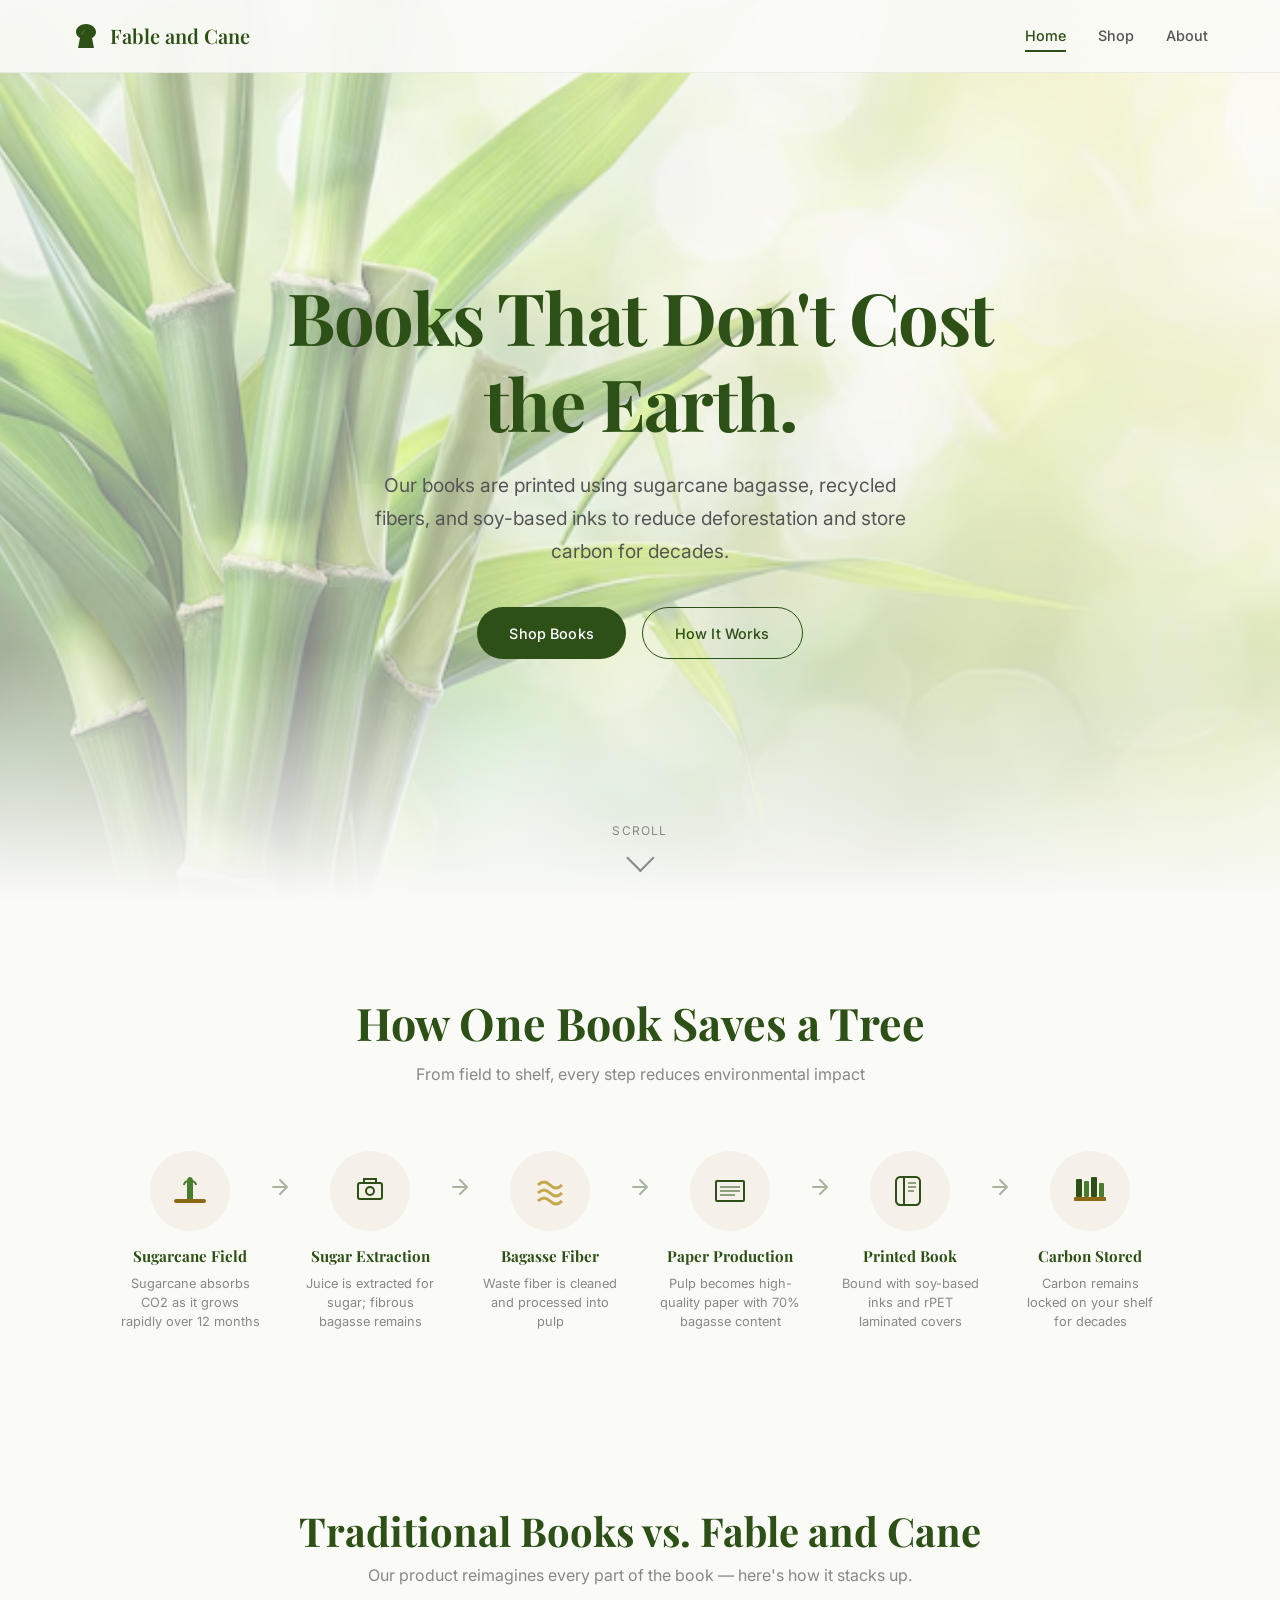
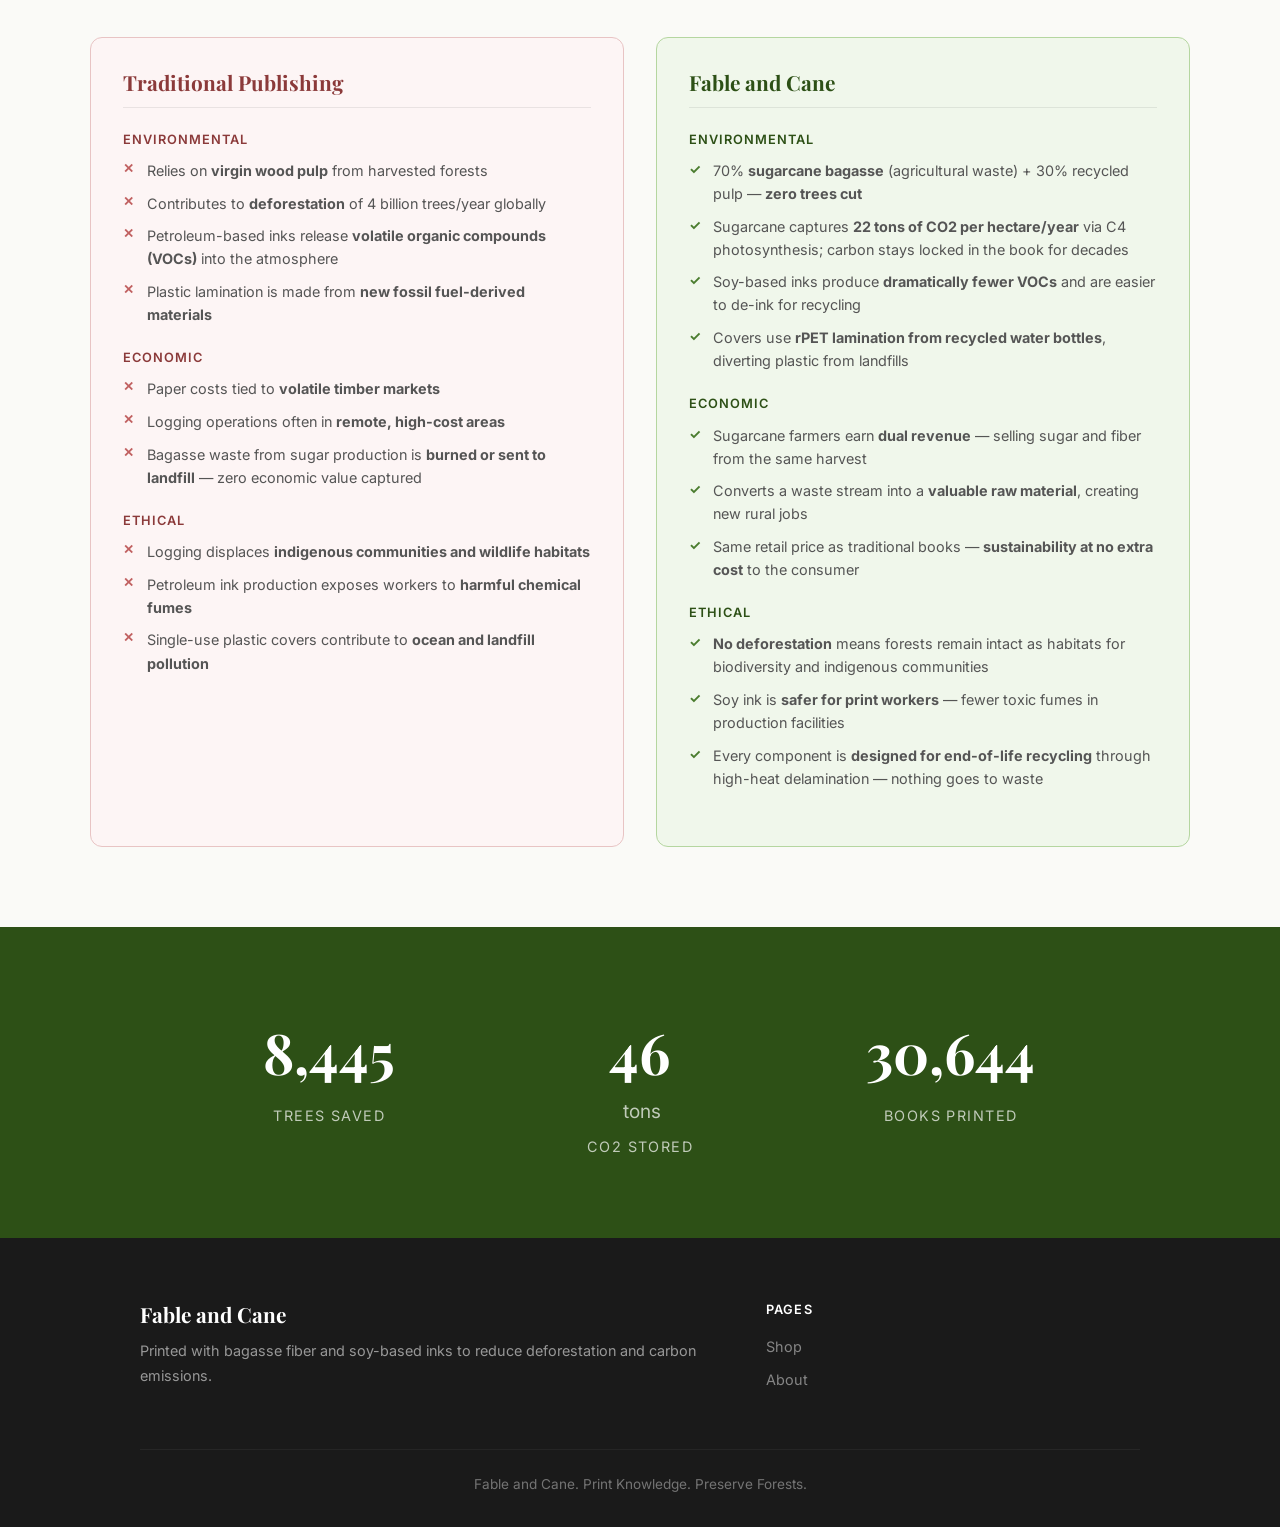
<file: index.html>
<!DOCTYPE html>
<html lang="en">
<head>
    <meta charset="UTF-8">
    <meta name="viewport" content="width=device-width, initial-scale=1.0">
    <title>Fable and Cane - Books That Grow Back</title>
    <link rel="stylesheet" href="css/style.css">
    <link rel="preconnect" href="https://fonts.googleapis.com">
    <link rel="preconnect" href="https://fonts.gstatic.com" crossorigin>
    <link href="https://fonts.googleapis.com/css2?family=Playfair+Display:wght@400;600;700&family=Inter:wght@300;400;500;600&display=swap" rel="stylesheet">
</head>
<body>
    <!-- Navigation -->
    <nav class="navbar">
        <div class="nav-container">
            <a href="index.html" class="nav-logo">
                <svg class="logo-icon" width="28" height="28" viewBox="0 0 28 28" fill="none">
                    <path d="M14 2C8 2 4 6 4 10c0 3 2 5 4 6l-2 10h16l-2-10c2-1 4-3 4-6 0-4-4-8-10-8z" fill="#2D5016"/>
                    <path d="M12 8c-2 1-3 3-3 5h2c0-1.5.8-2.8 2-3.5V8z" fill="#4A7C2E" opacity="0.6"/>
                </svg>
                <span>Fable and Cane</span>
            </a>
            <button class="nav-toggle" aria-label="Toggle navigation">
                <span></span><span></span><span></span>
            </button>
            <ul class="nav-links">
                <li><a href="index.html" class="active">Home</a></li>
                <li><a href="shop.html">Shop</a></li>
                <li><a href="about.html">About</a></li>
            </ul>
        </div>
    </nav>

    <!-- Hero Section -->
    <section class="hero">
        <div class="hero-bg"></div>
        <div class="hero-content">
            <h1>Books That Don't Cost the Earth.</h1>
            <p class="hero-subtitle">Our books are printed using sugarcane bagasse, recycled fibers, and soy-based inks to reduce deforestation and store carbon for decades.</p>
            <div class="hero-buttons">
                <a href="shop.html" class="btn btn-primary">Shop Books</a>
                <a href="#comparison" class="btn btn-secondary">How It Works</a>
            </div>
        </div>
        <div class="scroll-indicator">
            <span>Scroll</span>
            <div class="scroll-arrow"></div>
        </div>
    </section>

    <!-- Process Diagram Section -->
    <section class="process-section">
        <h2>How One Book Saves a Tree</h2>
        <p class="section-subtitle">From field to shelf, every step reduces environmental impact</p>
        <div class="process-flow">
            <div class="process-step" data-step="1">
                <div class="process-icon">
                    <svg width="40" height="40" viewBox="0 0 40 40" fill="none">
                        <rect x="4" y="28" width="32" height="4" rx="2" fill="#8B6914"/>
                        <path d="M20 6c-2 0-3 2-3 4v18h6V10c0-2-1-4-3-4z" fill="#4A7C2E"/>
                        <path d="M14 14c0-2 2-4 4-4h4" stroke="#4A7C2E" stroke-width="2"/>
                        <path d="M26 14c0-2-2-4-4-4" stroke="#4A7C2E" stroke-width="2"/>
                    </svg>
                </div>
                <h4>Sugarcane Field</h4>
                <p>Sugarcane absorbs CO2 as it grows rapidly over 12 months</p>
            </div>
            <div class="process-arrow">
                <svg width="24" height="24" viewBox="0 0 24 24" fill="none"><path d="M5 12h14m-7-7l7 7-7 7" stroke="#2D5016" stroke-width="2" stroke-linecap="round" stroke-linejoin="round"/></svg>
            </div>
            <div class="process-step" data-step="2">
                <div class="process-icon">
                    <svg width="40" height="40" viewBox="0 0 40 40" fill="none">
                        <rect x="8" y="12" width="24" height="16" rx="2" stroke="#2D5016" stroke-width="2"/>
                        <path d="M14 12V8h12v4" stroke="#2D5016" stroke-width="2"/>
                        <circle cx="20" cy="20" r="4" stroke="#2D5016" stroke-width="2"/>
                    </svg>
                </div>
                <h4>Sugar Extraction</h4>
                <p>Juice is extracted for sugar; fibrous bagasse remains</p>
            </div>
            <div class="process-arrow">
                <svg width="24" height="24" viewBox="0 0 24 24" fill="none"><path d="M5 12h14m-7-7l7 7-7 7" stroke="#2D5016" stroke-width="2" stroke-linecap="round" stroke-linejoin="round"/></svg>
            </div>
            <div class="process-step" data-step="3">
                <div class="process-icon">
                    <svg width="40" height="40" viewBox="0 0 40 40" fill="none">
                        <path d="M8 14c4-4 8-4 12 0s8 4 12 0" stroke="#C4A84D" stroke-width="3"/>
                        <path d="M8 22c4-4 8-4 12 0s8 4 12 0" stroke="#C4A84D" stroke-width="3"/>
                        <path d="M8 30c4-4 8-4 12 0s8 4 12 0" stroke="#C4A84D" stroke-width="3"/>
                    </svg>
                </div>
                <h4>Bagasse Fiber</h4>
                <p>Waste fiber is cleaned and processed into pulp</p>
            </div>
            <div class="process-arrow">
                <svg width="24" height="24" viewBox="0 0 24 24" fill="none"><path d="M5 12h14m-7-7l7 7-7 7" stroke="#2D5016" stroke-width="2" stroke-linecap="round" stroke-linejoin="round"/></svg>
            </div>
            <div class="process-step" data-step="4">
                <div class="process-icon">
                    <svg width="40" height="40" viewBox="0 0 40 40" fill="none">
                        <rect x="6" y="10" width="28" height="20" rx="1" fill="none" stroke="#2D5016" stroke-width="2"/>
                        <line x1="10" y1="16" x2="30" y2="16" stroke="#2D5016" stroke-width="1"/>
                        <line x1="10" y1="20" x2="30" y2="20" stroke="#2D5016" stroke-width="1"/>
                        <line x1="10" y1="24" x2="25" y2="24" stroke="#2D5016" stroke-width="1"/>
                    </svg>
                </div>
                <h4>Paper Production</h4>
                <p>Pulp becomes high-quality paper with 70% bagasse content</p>
            </div>
            <div class="process-arrow">
                <svg width="24" height="24" viewBox="0 0 24 24" fill="none"><path d="M5 12h14m-7-7l7 7-7 7" stroke="#2D5016" stroke-width="2" stroke-linecap="round" stroke-linejoin="round"/></svg>
            </div>
            <div class="process-step" data-step="5">
                <div class="process-icon">
                    <svg width="40" height="40" viewBox="0 0 40 40" fill="none">
                        <path d="M10 6h16c2 0 4 2 4 4v20c0 2-2 4-4 4H10c-2 0-4-2-4-4V10c0-2 2-4 4-4z" fill="none" stroke="#2D5016" stroke-width="2"/>
                        <path d="M14 6v28" stroke="#2D5016" stroke-width="2"/>
                        <line x1="18" y1="12" x2="26" y2="12" stroke="#2D5016" stroke-width="1"/>
                        <line x1="18" y1="16" x2="26" y2="16" stroke="#2D5016" stroke-width="1"/>
                        <line x1="18" y1="20" x2="24" y2="20" stroke="#2D5016" stroke-width="1"/>
                    </svg>
                </div>
                <h4>Printed Book</h4>
                <p>Bound with soy-based inks and rPET laminated covers</p>
            </div>
            <div class="process-arrow">
                <svg width="24" height="24" viewBox="0 0 24 24" fill="none"><path d="M5 12h14m-7-7l7 7-7 7" stroke="#2D5016" stroke-width="2" stroke-linecap="round" stroke-linejoin="round"/></svg>
            </div>
            <div class="process-step" data-step="6">
                <div class="process-icon">
                    <svg width="40" height="40" viewBox="0 0 40 40" fill="none">
                        <rect x="4" y="26" width="32" height="4" rx="1" fill="#8B6914"/>
                        <rect x="6" y="8" width="6" height="18" rx="1" fill="#2D5016"/>
                        <rect x="14" y="10" width="5" height="16" rx="1" fill="#4A7C2E"/>
                        <rect x="21" y="6" width="6" height="20" rx="1" fill="#2D5016"/>
                        <rect x="29" y="12" width="5" height="14" rx="1" fill="#4A7C2E"/>
                    </svg>
                </div>
                <h4>Carbon Stored</h4>
                <p>Carbon remains locked on your shelf for decades</p>
            </div>
        </div>
    </section>

    <!-- Traditional vs. FiberCane Comparison -->
    <section class="content-section" id="comparison">
        <div class="comparison-container">
            <h2>Traditional Books vs. Fable and Cane</h2>
            <p class="comparison-subtitle">Our product reimagines every part of the book — here's how it stacks up.</p>
            <div class="comparison-grid">
                <div class="comparison-column traditional">
                    <h3>Traditional Publishing</h3>
                    <div class="comparison-item negative">
                        <h4>Environmental</h4>
                        <ul>
                            <li>Relies on <strong>virgin wood pulp</strong> from harvested forests</li>
                            <li>Contributes to <strong>deforestation</strong> of 4 billion trees/year globally</li>
                            <li>Petroleum-based inks release <strong>volatile organic compounds (VOCs)</strong> into the atmosphere</li>
                            <li>Plastic lamination is made from <strong>new fossil fuel-derived materials</strong></li>
                        </ul>
                    </div>
                    <div class="comparison-item negative">
                        <h4>Economic</h4>
                        <ul>
                            <li>Paper costs tied to <strong>volatile timber markets</strong></li>
                            <li>Logging operations often in <strong>remote, high-cost areas</strong></li>
                            <li>Bagasse waste from sugar production is <strong>burned or sent to landfill</strong> — zero economic value captured</li>
                        </ul>
                    </div>
                    <div class="comparison-item negative">
                        <h4>Ethical</h4>
                        <ul>
                            <li>Logging displaces <strong>indigenous communities and wildlife habitats</strong></li>
                            <li>Petroleum ink production exposes workers to <strong>harmful chemical fumes</strong></li>
                            <li>Single-use plastic covers contribute to <strong>ocean and landfill pollution</strong></li>
                        </ul>
                    </div>
                </div>
                <div class="comparison-column fibercane">
                    <h3>Fable and Cane</h3>
                    <div class="comparison-item positive">
                        <h4>Environmental</h4>
                        <ul>
                            <li>70% <strong>sugarcane bagasse</strong> (agricultural waste) + 30% recycled pulp — <strong>zero trees cut</strong></li>
                            <li>Sugarcane captures <strong>22 tons of CO2 per hectare/year</strong> via C4 photosynthesis; carbon stays locked in the book for decades</li>
                            <li>Soy-based inks produce <strong>dramatically fewer VOCs</strong> and are easier to de-ink for recycling</li>
                            <li>Covers use <strong>rPET lamination from recycled water bottles</strong>, diverting plastic from landfills</li>
                        </ul>
                    </div>
                    <div class="comparison-item positive">
                        <h4>Economic</h4>
                        <ul>
                            <li>Sugarcane farmers earn <strong>dual revenue</strong> — selling sugar and fiber from the same harvest</li>
                            <li>Converts a waste stream into a <strong>valuable raw material</strong>, creating new rural jobs</li>
                            <li>Same retail price as traditional books — <strong>sustainability at no extra cost</strong> to the consumer</li>
                        </ul>
                    </div>
                    <div class="comparison-item positive">
                        <h4>Ethical</h4>
                        <ul>
                            <li><strong>No deforestation</strong> means forests remain intact as habitats for biodiversity and indigenous communities</li>
                            <li>Soy ink is <strong>safer for print workers</strong> — fewer toxic fumes in production facilities</li>
                            <li>Every component is <strong>designed for end-of-life recycling</strong> through high-heat delamination — nothing goes to waste</li>
                        </ul>
                    </div>
                </div>
            </div>
        </div>
    </section>

    <!-- Stats Counter Section -->
    <section class="stats-section">
        <div class="stats-grid">
            <div class="stat-item">
                <span class="stat-number" data-target="12400">0</span>
                <span class="stat-label">Trees Saved</span>
            </div>
            <div class="stat-item">
                <span class="stat-number" data-target="67">0</span>
                <span class="stat-suffix">tons</span>
                <span class="stat-label">CO2 Stored</span>
            </div>
            <div class="stat-item">
                <span class="stat-number" data-target="45000">0</span>
                <span class="stat-label">Books Printed</span>
            </div>
        </div>
    </section>

    <!-- Footer -->
    <footer class="footer">
        <div class="footer-container">
            <div class="footer-brand">
                <h3>Fable and Cane</h3>
                <p>Printed with bagasse fiber and soy-based inks to reduce deforestation and carbon emissions.</p>
            </div>
            <div class="footer-links">
                <div class="footer-col">
                    <h4>Pages</h4>
                    <ul>
                        <li><a href="shop.html">Shop</a></li>
                        <li><a href="about.html">About</a></li>
                    </ul>
                </div>
            </div>
        </div>
        <div class="footer-bottom">
            <p>Fable and Cane. Print Knowledge. Preserve Forests.</p>
        </div>
    </footer>

    <script src="js/main.js"></script>
</body>
</html>
</file>
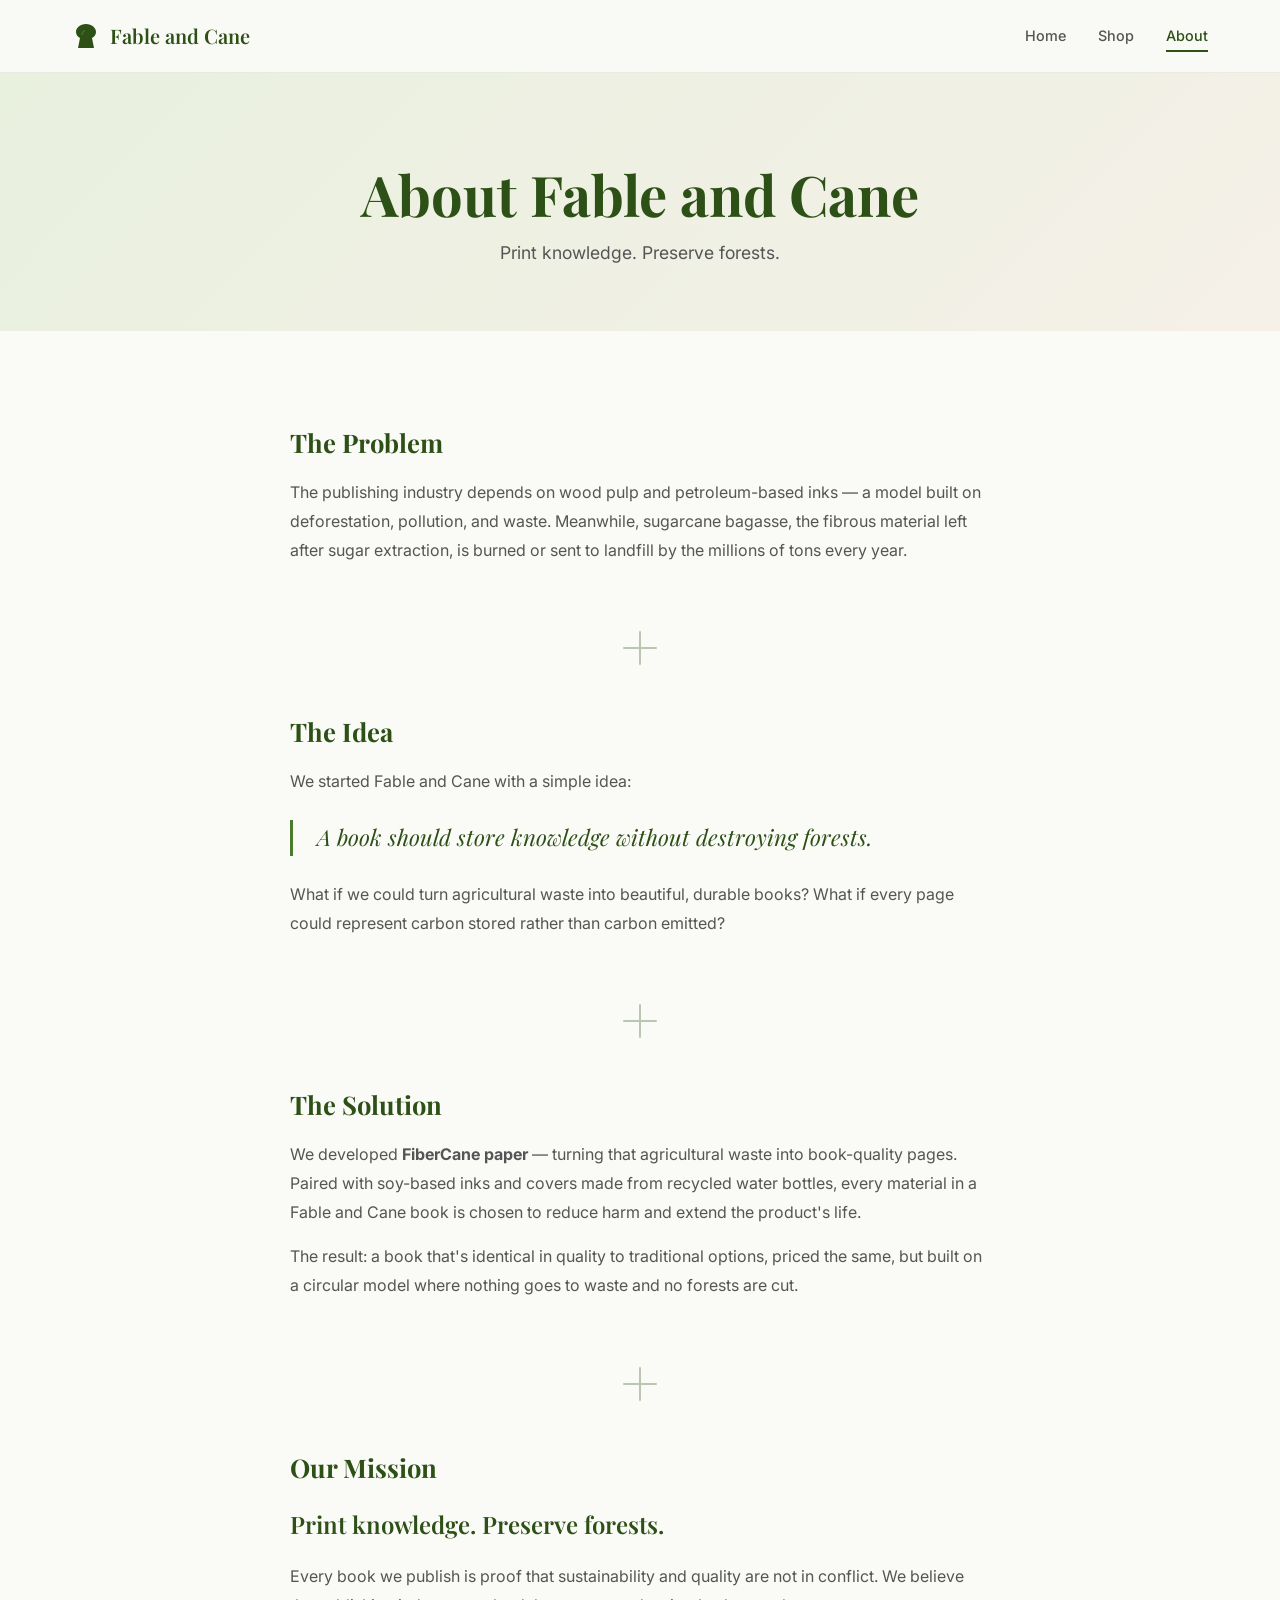
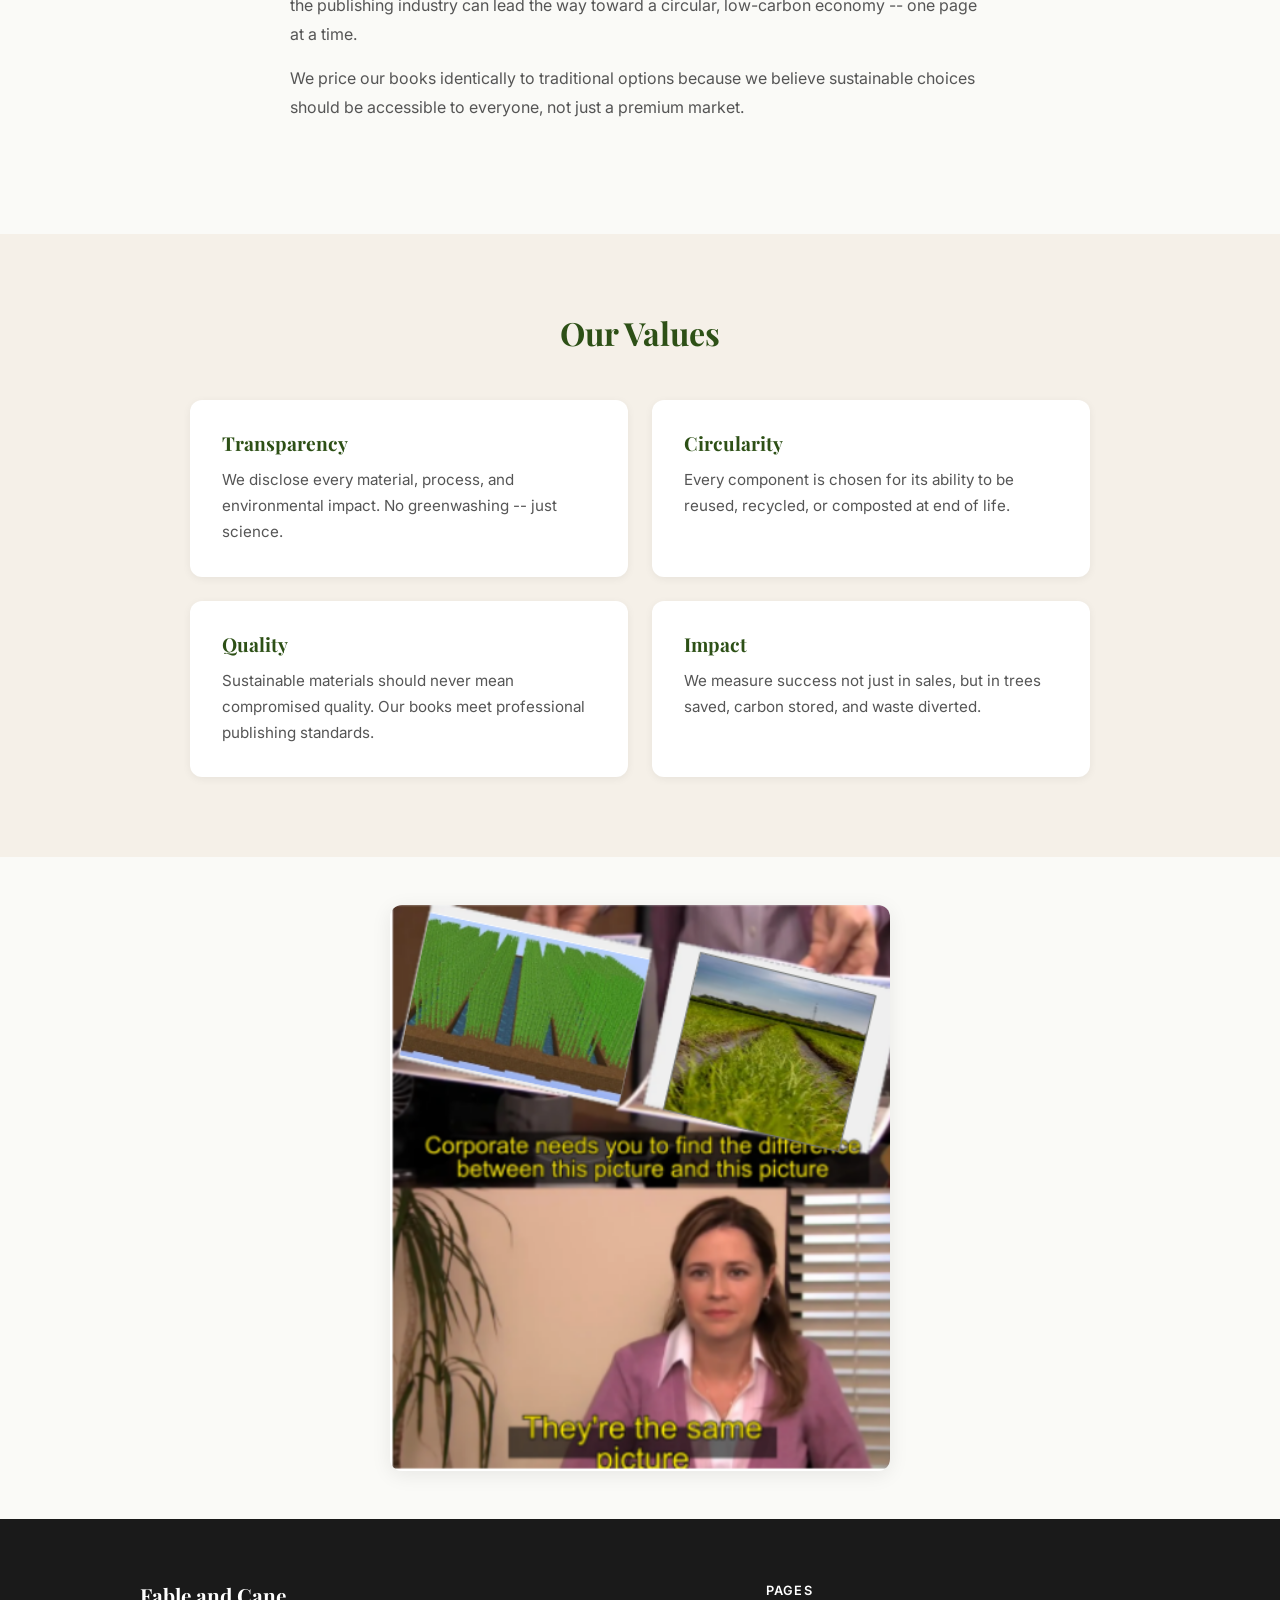
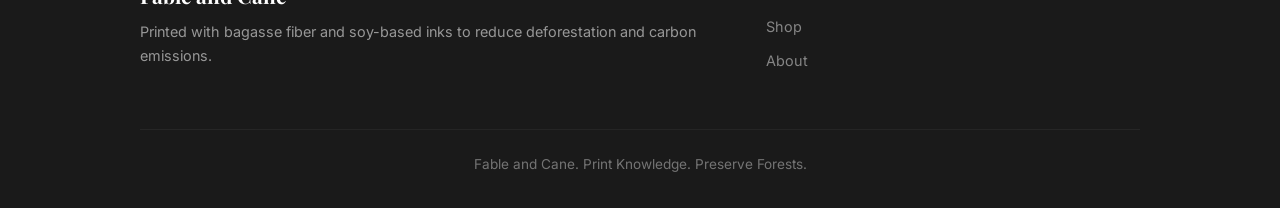
<file: about.html>
<!DOCTYPE html>
<html lang="en">
<head>
    <meta charset="UTF-8">
    <meta name="viewport" content="width=device-width, initial-scale=1.0">
    <title>About - Fable and Cane</title>
    <link rel="stylesheet" href="css/style.css">
    <link rel="preconnect" href="https://fonts.googleapis.com">
    <link rel="preconnect" href="https://fonts.gstatic.com" crossorigin>
    <link href="https://fonts.googleapis.com/css2?family=Playfair+Display:wght@400;600;700&family=Inter:wght@300;400;500;600&display=swap" rel="stylesheet">
</head>
<body>
    <!-- Navigation -->
    <nav class="navbar">
        <div class="nav-container">
            <a href="index.html" class="nav-logo">
                <svg class="logo-icon" width="28" height="28" viewBox="0 0 28 28" fill="none">
                    <path d="M14 2C8 2 4 6 4 10c0 3 2 5 4 6l-2 10h16l-2-10c2-1 4-3 4-6 0-4-4-8-10-8z" fill="#2D5016"/>
                    <path d="M12 8c-2 1-3 3-3 5h2c0-1.5.8-2.8 2-3.5V8z" fill="#4A7C2E" opacity="0.6"/>
                </svg>
                <span>Fable and Cane</span>
            </a>
            <button class="nav-toggle" aria-label="Toggle navigation">
                <span></span><span></span><span></span>
            </button>
            <ul class="nav-links">
                <li><a href="index.html">Home</a></li>
                <li><a href="shop.html">Shop</a></li>
                <li><a href="about.html" class="active">About</a></li>
            </ul>
        </div>
    </nav>

    <!-- Page Hero -->
    <section class="page-hero">
        <h1>About Fable and Cane</h1>
        <p>Print knowledge. Preserve forests.</p>
    </section>

    <!-- Story -->
    <section class="about-story">
        <div class="story-container">
            <div class="story-block">
                <h2>The Problem</h2>
                <p>The publishing industry depends on wood pulp and petroleum-based inks — a model built on deforestation, pollution, and waste. Meanwhile, sugarcane bagasse, the fibrous material left after sugar extraction, is burned or sent to landfill by the millions of tons every year.</p>
            </div>

            <div class="story-divider">
                <svg width="40" height="40" viewBox="0 0 40 40" fill="none">
                    <path d="M20 4v32M4 20h32" stroke="#2D5016" stroke-width="2" stroke-linecap="round"/>
                </svg>
            </div>

            <div class="story-block">
                <h2>The Idea</h2>
                <p>We started Fable and Cane with a simple idea:</p>
                <blockquote>A book should store knowledge without destroying forests.</blockquote>
                <p>What if we could turn agricultural waste into beautiful, durable books? What if every page could represent carbon stored rather than carbon emitted?</p>
            </div>

            <div class="story-divider">
                <svg width="40" height="40" viewBox="0 0 40 40" fill="none">
                    <path d="M20 4v32M4 20h32" stroke="#2D5016" stroke-width="2" stroke-linecap="round"/>
                </svg>
            </div>

            <div class="story-block">
                <h2>The Solution</h2>
                <p>We developed <strong>FiberCane paper</strong> — turning that agricultural waste into book-quality pages. Paired with soy-based inks and covers made from recycled water bottles, every material in a Fable and Cane book is chosen to reduce harm and extend the product's life.</p>
                <p>The result: a book that's identical in quality to traditional options, priced the same, but built on a circular model where nothing goes to waste and no forests are cut.</p>
            </div>

            <div class="story-divider">
                <svg width="40" height="40" viewBox="0 0 40 40" fill="none">
                    <path d="M20 4v32M4 20h32" stroke="#2D5016" stroke-width="2" stroke-linecap="round"/>
                </svg>
            </div>

            <div class="story-block">
                <h2>Our Mission</h2>
                <p class="mission-statement">Print knowledge. Preserve forests.</p>
                <p>Every book we publish is proof that sustainability and quality are not in conflict. We believe the publishing industry can lead the way toward a circular, low-carbon economy -- one page at a time.</p>
                <p>We price our books identically to traditional options because we believe sustainable choices should be accessible to everyone, not just a premium market.</p>
            </div>
        </div>
    </section>

    <!-- Values -->
    <section class="values-section">
        <h2>Our Values</h2>
        <div class="values-grid">
            <div class="value-card">
                <h3>Transparency</h3>
                <p>We disclose every material, process, and environmental impact. No greenwashing -- just science.</p>
            </div>
            <div class="value-card">
                <h3>Circularity</h3>
                <p>Every component is chosen for its ability to be reused, recycled, or composted at end of life.</p>
            </div>
            <div class="value-card">
                <h3>Quality</h3>
                <p>Sustainable materials should never mean compromised quality. Our books meet professional publishing standards.</p>
            </div>
            <div class="value-card">
                <h3>Impact</h3>
                <p>We measure success not just in sales, but in trees saved, carbon stored, and waste diverted.</p>
            </div>
        </div>
    </section>

    <!-- Meme -->
    <section class="meme-section">
        <img src="images/Meme.png" alt="Sugarcane farming - just like Minecraft" class="meme-image">
    </section>

    <!-- Footer -->
    <footer class="footer">
        <div class="footer-container">
            <div class="footer-brand">
                <h3>Fable and Cane</h3>
                <p>Printed with bagasse fiber and soy-based inks to reduce deforestation and carbon emissions.</p>
            </div>
            <div class="footer-links">
                <div class="footer-col">
                    <h4>Pages</h4>
                    <ul>
                        <li><a href="shop.html">Shop</a></li>
                        <li><a href="about.html">About</a></li>
                    </ul>
                </div>
            </div>
        </div>
        <div class="footer-bottom">
            <p>Fable and Cane. Print Knowledge. Preserve Forests.</p>
        </div>
    </footer>

    <script src="js/main.js"></script>
</body>
</html>
</file>
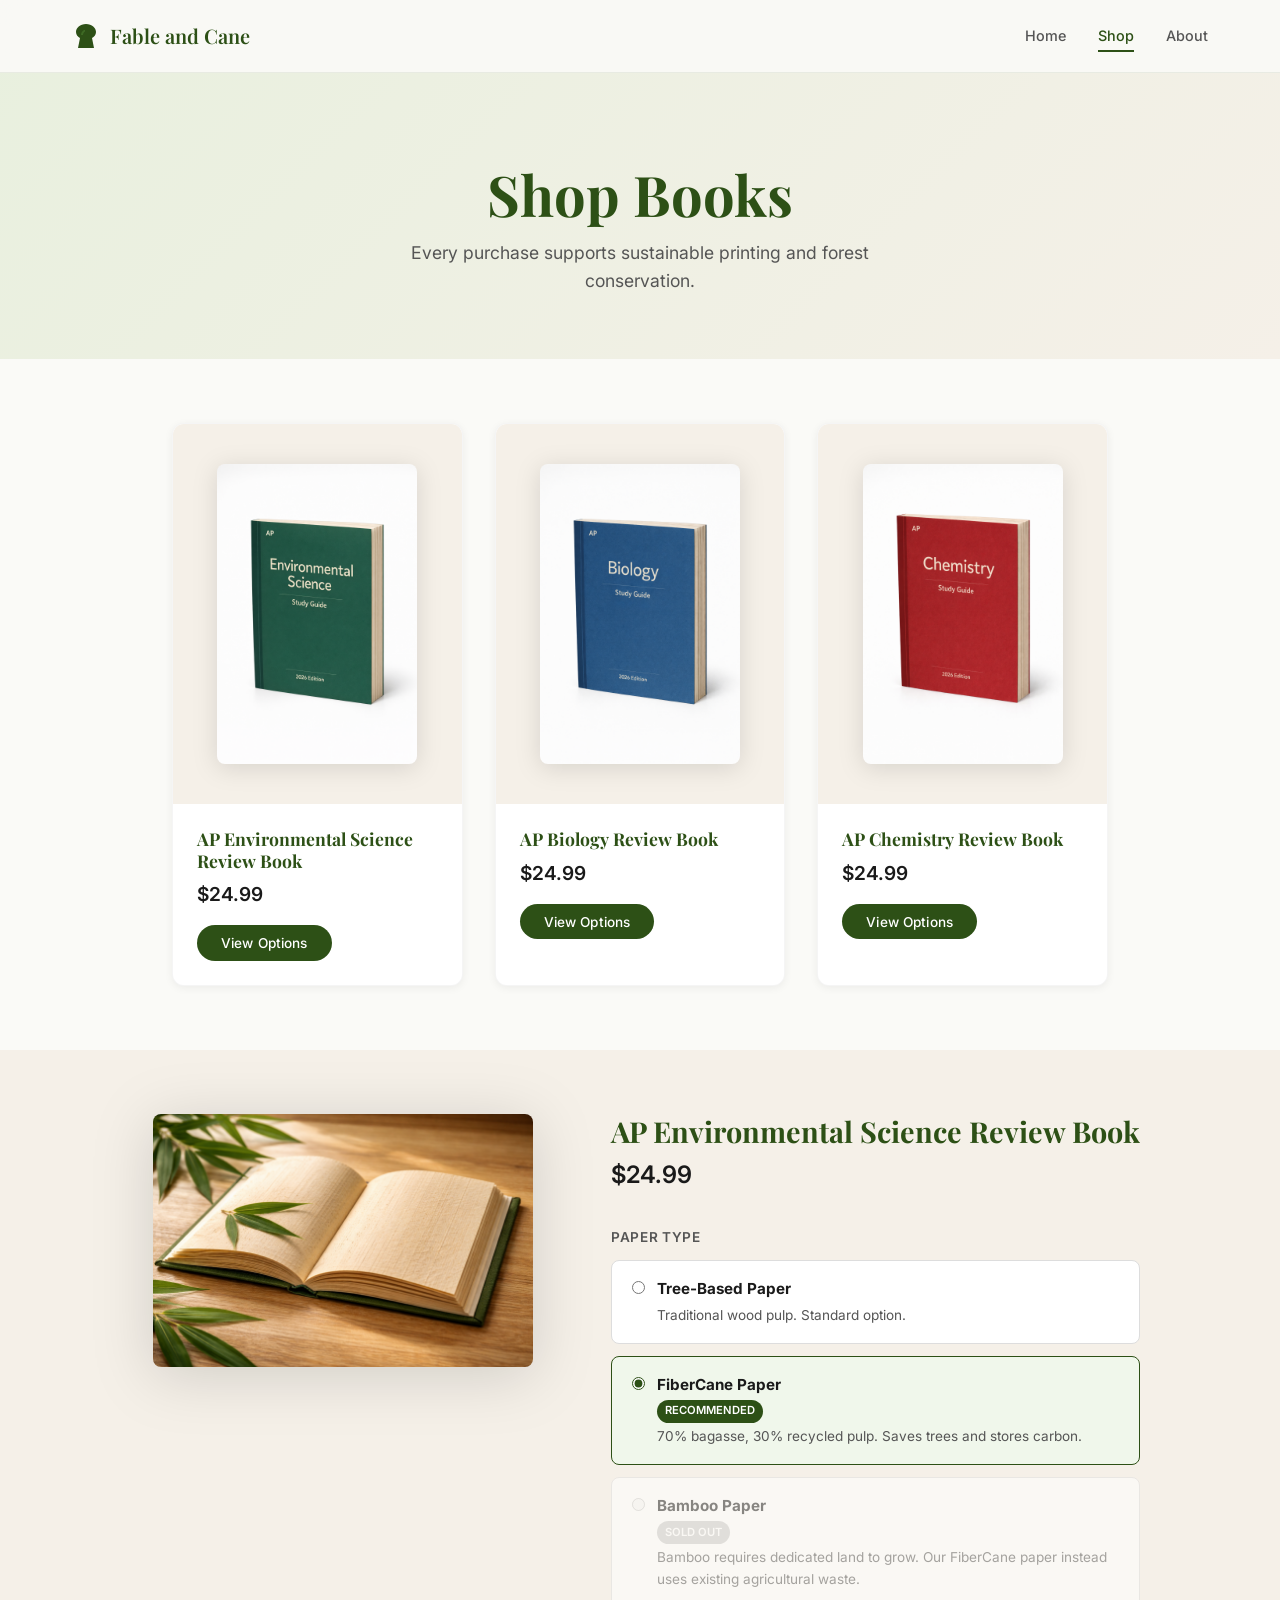
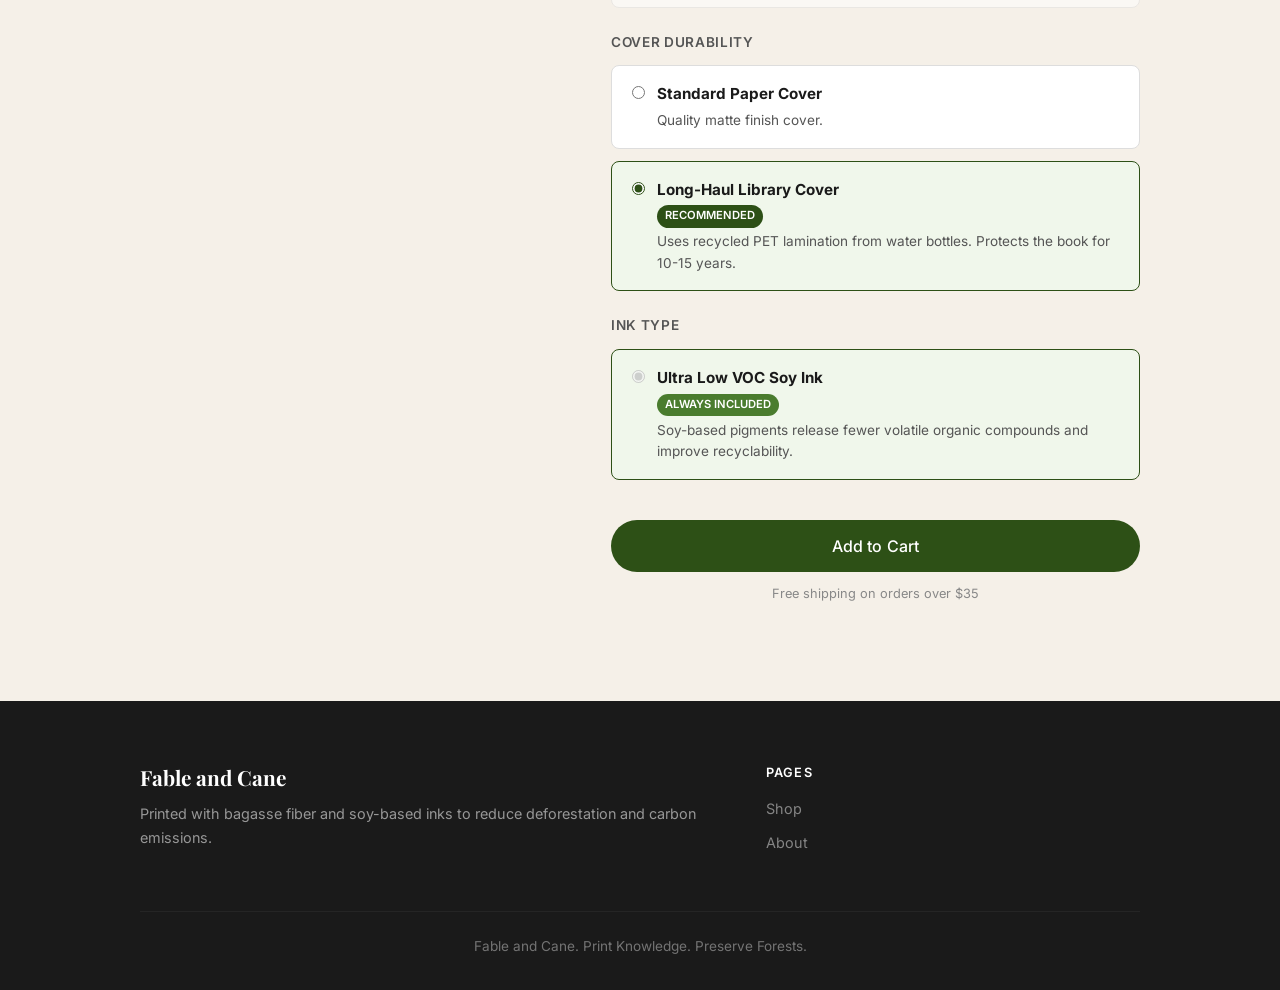
<file: shop.html>
<!DOCTYPE html>
<html lang="en">
<head>
    <meta charset="UTF-8">
    <meta name="viewport" content="width=device-width, initial-scale=1.0">
    <title>Shop - Fable and Cane</title>
    <link rel="stylesheet" href="css/style.css">
    <link rel="preconnect" href="https://fonts.googleapis.com">
    <link rel="preconnect" href="https://fonts.gstatic.com" crossorigin>
    <link href="https://fonts.googleapis.com/css2?family=Playfair+Display:wght@400;600;700&family=Inter:wght@300;400;500;600&display=swap" rel="stylesheet">
</head>
<body>
    <!-- Navigation -->
    <nav class="navbar">
        <div class="nav-container">
            <a href="index.html" class="nav-logo">
                <svg class="logo-icon" width="28" height="28" viewBox="0 0 28 28" fill="none">
                    <path d="M14 2C8 2 4 6 4 10c0 3 2 5 4 6l-2 10h16l-2-10c2-1 4-3 4-6 0-4-4-8-10-8z" fill="#2D5016"/>
                    <path d="M12 8c-2 1-3 3-3 5h2c0-1.5.8-2.8 2-3.5V8z" fill="#4A7C2E" opacity="0.6"/>
                </svg>
                <span>Fable and Cane</span>
            </a>
            <button class="nav-toggle" aria-label="Toggle navigation">
                <span></span><span></span><span></span>
            </button>
            <ul class="nav-links">
                <li><a href="index.html">Home</a></li>
                <li><a href="shop.html" class="active">Shop</a></li>
                <li><a href="about.html">About</a></li>
            </ul>
        </div>
    </nav>

    <!-- Shop Hero -->
    <section class="page-hero">
        <h1>Shop Books</h1>
        <p>Every purchase supports sustainable printing and forest conservation.</p>
    </section>

    <!-- Product Grid -->
    <section class="shop-grid-section">
        <div class="shop-grid">
            <div class="product-card" data-product="apes">
                <div class="product-image">
                    <img src="images/Closed_apes_cane_book.png" alt="AP Environmental Science Study Guide" class="book-photo-small">
                </div>
                <div class="product-info">
                    <h3>AP Environmental Science Review Book</h3>
                    <p class="product-price">$24.99</p>
                    <button class="btn btn-primary btn-small" onclick="openProduct('apes')">View Options</button>
                </div>
            </div>

            <div class="product-card" data-product="bio">
                <div class="product-image">
                    <img src="images/Biology_cane_book.png" alt="AP Biology Study Guide" class="book-photo-small">
                </div>
                <div class="product-info">
                    <h3>AP Biology Review Book</h3>
                    <p class="product-price">$24.99</p>
                    <button class="btn btn-primary btn-small" onclick="openProduct('bio')">View Options</button>
                </div>
            </div>

            <div class="product-card" data-product="chem">
                <div class="product-image">
                    <img src="images/chemistry_cane_book.png" alt="AP Chemistry Study Guide" class="book-photo-small">
                </div>
                <div class="product-info">
                    <h3>AP Chemistry Review Book</h3>
                    <p class="product-price">$24.99</p>
                    <button class="btn btn-primary btn-small" onclick="openProduct('chem')">View Options</button>
                </div>
            </div>
        </div>
    </section>

    <!-- Detailed Product Section -->
    <section class="product-detail-section" id="product-detail">
        <div class="product-detail">
            <div class="detail-image">
                <img src="images/Empty_open_cane_book.png" alt="Open FiberCane paper book" class="book-photo-large">
            </div>
            <div class="detail-options">
                <h2>AP Environmental Science Review Book</h2>
                <p class="detail-price">$24.99</p>

                <!-- Paper Type -->
                <div class="option-group">
                    <label>Paper Type</label>
                    <div class="radio-options">
                        <label class="radio-option">
                            <input type="radio" name="paper" value="tree">
                            <div class="radio-content">
                                <strong>Tree-Based Paper</strong>
                                <span>Traditional wood pulp. Standard option.</span>
                            </div>
                        </label>
                        <label class="radio-option selected">
                            <input type="radio" name="paper" value="sugarcane" checked>
                            <div class="radio-content">
                                <strong>FiberCane Paper</strong>
                                <span class="recommended-badge">Recommended</span>
                                <span>70% bagasse, 30% recycled pulp. Saves trees and stores carbon.</span>
                            </div>
                        </label>
                        <label class="radio-option disabled">
                            <input type="radio" name="paper" value="bamboo" disabled>
                            <div class="radio-content">
                                <strong>Bamboo Paper</strong>
                                <span class="sold-out-badge">Sold Out</span>
                                <span>Bamboo requires dedicated land to grow. Our FiberCane paper instead uses existing agricultural waste.</span>
                            </div>
                        </label>
                    </div>
                </div>

                <!-- Cover Durability -->
                <div class="option-group">
                    <label>Cover Durability</label>
                    <div class="radio-options">
                        <label class="radio-option">
                            <input type="radio" name="cover" value="standard">
                            <div class="radio-content">
                                <strong>Standard Paper Cover</strong>
                                <span>Quality matte finish cover.</span>
                            </div>
                        </label>
                        <label class="radio-option selected">
                            <input type="radio" name="cover" value="library" checked>
                            <div class="radio-content">
                                <strong>Long-Haul Library Cover</strong>
                                <span class="recommended-badge">Recommended</span>
                                <span>Uses recycled PET lamination from water bottles. Protects the book for 10-15 years.</span>
                            </div>
                        </label>
                    </div>
                </div>

                <!-- Ink Type -->
                <div class="option-group">
                    <label>Ink Type</label>
                    <div class="radio-options">
                        <label class="radio-option selected always-selected">
                            <input type="radio" name="ink" value="soy" checked disabled>
                            <div class="radio-content">
                                <strong>Ultra Low VOC Soy Ink</strong>
                                <span class="eco-badge">Always Included</span>
                                <span>Soy-based pigments release fewer volatile organic compounds and improve recyclability.</span>
                            </div>
                        </label>
                    </div>
                </div>

                <button class="btn btn-primary btn-large add-to-cart">Add to Cart</button>
                <p class="cart-note">Free shipping on orders over $35</p>
            </div>
        </div>
    </section>

    <!-- Footer -->
    <footer class="footer">
        <div class="footer-container">
            <div class="footer-brand">
                <h3>Fable and Cane</h3>
                <p>Printed with bagasse fiber and soy-based inks to reduce deforestation and carbon emissions.</p>
            </div>
            <div class="footer-links">
                <div class="footer-col">
                    <h4>Pages</h4>
                    <ul>
                        <li><a href="shop.html">Shop</a></li>
                        <li><a href="about.html">About</a></li>
                    </ul>
                </div>
            </div>
        </div>
        <div class="footer-bottom">
            <p>Fable and Cane. Print Knowledge. Preserve Forests.</p>
        </div>
    </footer>

    <script src="js/main.js"></script>
</body>
</html>
</file>
<file: css/style.css>
/* ===== RESET & BASE ===== */
*, *::before, *::after {
    margin: 0;
    padding: 0;
    box-sizing: border-box;
}

:root {
    --green-dark: #2D5016;
    --green-mid: #4A7C2E;
    --green-light: #6B9B3A;
    --beige: #F5F0E8;
    --beige-dark: #E8DFD0;
    --brown: #8B6914;
    --brown-light: #C4A84D;
    --white: #FAFAF7;
    --text: #1A1A1A;
    --text-light: #555;
    --text-muted: #888;
    --shadow-sm: 0 2px 8px rgba(0,0,0,0.06);
    --shadow-md: 0 4px 20px rgba(0,0,0,0.08);
    --shadow-lg: 0 8px 40px rgba(0,0,0,0.12);
    --radius: 12px;
    --radius-sm: 8px;
    --transition: 0.3s ease;
}

html {
    scroll-behavior: smooth;
    font-size: 16px;
}

body {
    font-family: 'Inter', -apple-system, BlinkMacSystemFont, sans-serif;
    background: var(--white);
    color: var(--text);
    line-height: 1.6;
    overflow-x: hidden;
}

h1, h2, h3, h4 {
    font-family: 'Playfair Display', Georgia, serif;
    line-height: 1.2;
}

a {
    text-decoration: none;
    color: inherit;
}

img {
    max-width: 100%;
}

/* ===== NAVIGATION ===== */
.navbar {
    position: fixed;
    top: 0;
    left: 0;
    right: 0;
    z-index: 1000;
    background: rgba(250, 250, 247, 0.92);
    backdrop-filter: blur(20px);
    -webkit-backdrop-filter: blur(20px);
    border-bottom: 1px solid rgba(45, 80, 22, 0.08);
    transition: var(--transition);
}

.navbar.scrolled {
    box-shadow: var(--shadow-sm);
}

.nav-container {
    max-width: 1200px;
    margin: 0 auto;
    padding: 0 2rem;
    display: flex;
    align-items: center;
    justify-content: space-between;
    height: 72px;
}

.nav-logo {
    display: flex;
    align-items: center;
    gap: 0.6rem;
    font-family: 'Playfair Display', serif;
    font-size: 1.25rem;
    font-weight: 600;
    color: var(--green-dark);
}

.nav-links {
    display: flex;
    list-style: none;
    gap: 2rem;
}

.nav-links a {
    font-size: 0.9rem;
    font-weight: 500;
    color: var(--text-light);
    padding: 0.5rem 0;
    position: relative;
    transition: color var(--transition);
}

.nav-links a::after {
    content: '';
    position: absolute;
    bottom: 0;
    left: 0;
    width: 0;
    height: 2px;
    background: var(--green-dark);
    transition: width var(--transition);
}

.nav-links a:hover,
.nav-links a.active {
    color: var(--green-dark);
}

.nav-links a:hover::after,
.nav-links a.active::after {
    width: 100%;
}

.nav-toggle {
    display: none;
    background: none;
    border: none;
    cursor: pointer;
    padding: 0.5rem;
    flex-direction: column;
    gap: 5px;
}

.nav-toggle span {
    display: block;
    width: 24px;
    height: 2px;
    background: var(--green-dark);
    transition: var(--transition);
}

/* ===== HERO ===== */
.hero {
    min-height: 100vh;
    display: flex;
    align-items: center;
    justify-content: center;
    position: relative;
    padding: 6rem 2rem 4rem;
    overflow: hidden;
}

.hero-bg {
    position: absolute;
    inset: 0;
    background: url('../images/sugar-cane-branches-blurred-background-sugarcane-plantation-fresh-green-sugar-cane-stems_162695-37141.png') center/cover no-repeat;
    z-index: -2;
}

.hero-bg::before {
    content: '';
    position: absolute;
    inset: 0;
    background: rgba(250, 250, 247, 0.55);
    z-index: -1;
}

.hero-bg::after {
    content: '';
    position: absolute;
    bottom: 0;
    left: 0;
    right: 0;
    height: 250px;
    background: linear-gradient(to top, var(--white), transparent);
}

.hero-content {
    max-width: 720px;
    text-align: center;
    animation: fadeInUp 1s ease;
}

.hero h1 {
    font-size: clamp(2.5rem, 6vw, 4.5rem);
    color: var(--green-dark);
    margin-bottom: 1.5rem;
    letter-spacing: -0.02em;
}

.hero-subtitle {
    font-size: clamp(1rem, 2vw, 1.2rem);
    color: var(--text-light);
    max-width: 560px;
    margin: 0 auto 2.5rem;
    line-height: 1.7;
}

.hero-buttons {
    display: flex;
    gap: 1rem;
    justify-content: center;
    flex-wrap: wrap;
}

.scroll-indicator {
    position: absolute;
    bottom: 2rem;
    left: 50%;
    transform: translateX(-50%);
    display: flex;
    flex-direction: column;
    align-items: center;
    gap: 0.5rem;
    color: var(--text-muted);
    font-size: 0.75rem;
    letter-spacing: 0.1em;
    text-transform: uppercase;
    animation: bounce 2s infinite;
}

.scroll-arrow {
    width: 20px;
    height: 20px;
    border-right: 2px solid var(--text-muted);
    border-bottom: 2px solid var(--text-muted);
    transform: rotate(45deg);
}

/* ===== BUTTONS ===== */
.btn {
    display: inline-flex;
    align-items: center;
    justify-content: center;
    padding: 0.85rem 2rem;
    border-radius: 50px;
    font-family: 'Inter', sans-serif;
    font-size: 0.9rem;
    font-weight: 500;
    cursor: pointer;
    border: none;
    transition: all var(--transition);
    letter-spacing: 0.01em;
}

.btn-primary {
    background: var(--green-dark);
    color: white;
}

.btn-primary:hover {
    background: #1E3A0E;
    transform: translateY(-2px);
    box-shadow: 0 4px 16px rgba(45, 80, 22, 0.3);
}

.btn-secondary {
    background: transparent;
    color: var(--green-dark);
    border: 1.5px solid var(--green-dark);
}

.btn-secondary:hover {
    background: var(--green-dark);
    color: white;
    transform: translateY(-2px);
}

.btn-large {
    padding: 1rem 2.5rem;
    font-size: 1rem;
}

.btn-small {
    padding: 0.6rem 1.5rem;
    font-size: 0.85rem;
}

.section-subtitle {
    color: var(--text-muted);
    font-size: 1rem;
}

/* ===== PROCESS SECTION ===== */
.process-section {
    padding: 6rem 2rem;
    max-width: 1200px;
    margin: 0 auto;
    text-align: center;
}

.process-section h2 {
    font-size: clamp(1.8rem, 4vw, 2.8rem);
    color: var(--green-dark);
    margin-bottom: 0.75rem;
}

.process-section > .section-subtitle {
    margin-bottom: 4rem;
}

.process-flow {
    display: flex;
    align-items: flex-start;
    justify-content: center;
    gap: 0.5rem;
    flex-wrap: wrap;
}

.process-step {
    flex: 0 0 140px;
    text-align: center;
    opacity: 0;
    transform: translateY(20px);
    transition: all 0.5s ease;
}

.process-step.visible {
    opacity: 1;
    transform: translateY(0);
}

.process-icon {
    width: 80px;
    height: 80px;
    border-radius: 50%;
    background: var(--beige);
    display: flex;
    align-items: center;
    justify-content: center;
    margin: 0 auto 1rem;
    transition: var(--transition);
}

.process-step:hover .process-icon {
    background: #DDE8D0;
    transform: scale(1.05);
}

.process-step h4 {
    font-size: 0.95rem;
    color: var(--green-dark);
    margin-bottom: 0.5rem;
}

.process-step p {
    font-size: 0.8rem;
    color: var(--text-muted);
    line-height: 1.5;
}

.process-arrow {
    display: flex;
    align-items: center;
    padding-top: 1.5rem;
    opacity: 0.4;
}

/* ===== PRODUCT PREVIEW ===== */
.product-preview {
    padding: 6rem 2rem;
    background: var(--beige);
}

.product-preview h2 {
    text-align: center;
    font-size: clamp(1.8rem, 4vw, 2.8rem);
    color: var(--green-dark);
    margin-bottom: 3rem;
}

.preview-container {
    max-width: 1000px;
    margin: 0 auto;
    display: grid;
    grid-template-columns: 1fr 1.2fr;
    gap: 4rem;
    align-items: center;
}

.preview-image {
    display: flex;
    justify-content: center;
}

.preview-tag {
    display: inline-block;
    background: var(--green-dark);
    color: white;
    font-size: 0.75rem;
    font-weight: 600;
    padding: 0.3rem 0.8rem;
    border-radius: 50px;
    text-transform: uppercase;
    letter-spacing: 0.05em;
    margin-bottom: 1rem;
}

.preview-details h3 {
    font-size: 1.8rem;
    color: var(--green-dark);
    margin-bottom: 0.5rem;
}

.preview-price {
    font-size: 1.4rem;
    font-weight: 600;
    color: var(--text);
    margin-bottom: 1rem;
}

.preview-desc {
    color: var(--text-light);
    margin-bottom: 2rem;
    line-height: 1.7;
}

/* ===== OPTION GROUPS ===== */
.option-group {
    margin-bottom: 1.5rem;
}

.option-group > label {
    display: block;
    font-weight: 600;
    font-size: 0.85rem;
    text-transform: uppercase;
    letter-spacing: 0.05em;
    color: var(--text-light);
    margin-bottom: 0.75rem;
}

.option-buttons {
    display: flex;
    gap: 0.5rem;
    flex-wrap: wrap;
}

.option-btn {
    padding: 0.6rem 1.2rem;
    border: 1.5px solid #ddd;
    border-radius: var(--radius-sm);
    background: white;
    font-family: 'Inter', sans-serif;
    font-size: 0.85rem;
    cursor: pointer;
    transition: all var(--transition);
    position: relative;
}

.option-btn:hover {
    border-color: var(--green-mid);
}

.option-btn.selected {
    border-color: var(--green-dark);
    background: #F0F7EB;
    color: var(--green-dark);
    font-weight: 500;
}

.option-btn.disabled {
    opacity: 0.5;
    cursor: not-allowed;
    background: #f5f5f5;
}

.option-badge {
    display: block;
    font-size: 0.65rem;
    font-weight: 600;
    color: var(--green-mid);
    text-transform: uppercase;
    margin-top: 0.2rem;
}

.option-badge.sold-out {
    color: var(--text-muted);
}

.tooltip-trigger {
    display: inline-flex;
    align-items: center;
    justify-content: center;
    width: 18px;
    height: 18px;
    border-radius: 50%;
    background: var(--green-dark);
    color: white;
    font-size: 0.7rem;
    font-weight: 600;
    cursor: help;
    position: relative;
    vertical-align: middle;
    margin-left: 0.3rem;
}

.tooltip-trigger:hover::after {
    content: attr(data-tooltip);
    position: absolute;
    bottom: calc(100% + 8px);
    left: 50%;
    transform: translateX(-50%);
    background: var(--text);
    color: white;
    padding: 0.75rem 1rem;
    border-radius: var(--radius-sm);
    font-size: 0.8rem;
    font-weight: 400;
    white-space: normal;
    width: 240px;
    line-height: 1.5;
    z-index: 10;
    box-shadow: var(--shadow-md);
}

/* Radio options (shop page) */
.radio-options {
    display: flex;
    flex-direction: column;
    gap: 0.75rem;
}

.radio-option {
    display: flex;
    align-items: flex-start;
    gap: 0.75rem;
    padding: 1rem 1.25rem;
    border: 1.5px solid #ddd;
    border-radius: var(--radius-sm);
    cursor: pointer;
    transition: all var(--transition);
    background: white;
}

.radio-option:hover {
    border-color: var(--green-mid);
}

.radio-option.selected {
    border-color: var(--green-dark);
    background: #F0F7EB;
}

.radio-option.disabled {
    opacity: 0.5;
    cursor: not-allowed;
}

.radio-option.always-selected {
    border-color: var(--green-dark);
    background: #F0F7EB;
    cursor: default;
}

.radio-option input[type="radio"] {
    margin-top: 0.25rem;
    accent-color: var(--green-dark);
}

.radio-content {
    display: flex;
    flex-direction: column;
    gap: 0.2rem;
}

.radio-content strong {
    font-size: 0.95rem;
}

.radio-content span {
    font-size: 0.85rem;
    color: var(--text-light);
}

.recommended-badge {
    display: inline-block;
    background: var(--green-dark);
    color: white !important;
    font-size: 0.7rem !important;
    font-weight: 600;
    padding: 0.15rem 0.5rem;
    border-radius: 50px;
    text-transform: uppercase;
    width: fit-content;
}

.sold-out-badge {
    display: inline-block;
    background: #ccc;
    color: white !important;
    font-size: 0.7rem !important;
    font-weight: 600;
    padding: 0.15rem 0.5rem;
    border-radius: 50px;
    text-transform: uppercase;
    width: fit-content;
}

.eco-badge {
    display: inline-block;
    background: var(--green-mid);
    color: white !important;
    font-size: 0.7rem !important;
    font-weight: 600;
    padding: 0.15rem 0.5rem;
    border-radius: 50px;
    text-transform: uppercase;
    width: fit-content;
}

/* ===== BOOK MOCKUP ===== */
.book-mockup {
    position: relative;
    perspective: 800px;
}

.book-cover {
    width: 220px;
    height: 300px;
    background: linear-gradient(145deg, var(--green-dark), #1E3A0E);
    border-radius: 4px 12px 12px 4px;
    padding: 2.5rem 1.5rem;
    display: flex;
    flex-direction: column;
    justify-content: center;
    color: white;
    position: relative;
    box-shadow: var(--shadow-lg), -4px 0 0 #1A2E0D;
    transition: transform 0.5s ease;
}

.book-mockup:hover .book-cover {
    transform: rotateY(-5deg);
}

.book-cover .book-label {
    font-family: 'Inter', sans-serif;
    font-size: 0.75rem;
    font-weight: 600;
    letter-spacing: 0.15em;
    text-transform: uppercase;
    opacity: 0.7;
    margin-bottom: 0.75rem;
}

.book-cover h3 {
    font-size: 1.4rem;
    margin-bottom: 0.3rem;
    color: white;
}

.book-cover p {
    font-family: 'Inter', sans-serif;
    font-size: 0.85rem;
    opacity: 0.8;
}

.book-cover .book-edition {
    font-family: 'Inter', sans-serif;
    font-size: 0.7rem;
    opacity: 0.5;
    margin-top: auto;
    padding-top: 2rem;
}

.book-spine {
    position: absolute;
    left: -8px;
    top: 4px;
    width: 8px;
    height: calc(100% - 8px);
    background: linear-gradient(to right, #142808, #1A2E0D);
    border-radius: 4px 0 0 4px;
}

.book-cover.green { background: linear-gradient(145deg, var(--green-dark), #1E3A0E); }
.book-cover.teal { background: linear-gradient(145deg, #1A6B5C, #0E4A3E); }
.book-cover.amber { background: linear-gradient(145deg, #8B6914, #5C440D); }

.book-mockup.small .book-cover {
    width: 180px;
    height: 240px;
    padding: 2rem 1.2rem;
}

.book-mockup.small .book-cover h3 {
    font-size: 1.15rem;
}

.book-mockup.large .book-cover {
    width: 260px;
    height: 360px;
    padding: 3rem 2rem;
}

/* ===== STATS SECTION ===== */
.stats-section {
    padding: 5rem 2rem;
    background: var(--green-dark);
    color: white;
}

.stats-grid {
    max-width: 900px;
    margin: 0 auto;
    display: grid;
    grid-template-columns: repeat(3, 1fr);
    gap: 2rem;
    text-align: center;
}

.stat-number {
    font-family: 'Playfair Display', serif;
    font-size: clamp(2.5rem, 5vw, 3.5rem);
    font-weight: 700;
    display: block;
}

.stat-suffix {
    font-size: 1.2rem;
    opacity: 0.7;
    margin-left: 0.3rem;
}

.stat-label {
    display: block;
    font-size: 0.9rem;
    opacity: 0.7;
    margin-top: 0.5rem;
    text-transform: uppercase;
    letter-spacing: 0.1em;
}

/* ===== PAGE HERO (Sub-pages) ===== */
.page-hero {
    padding: 10rem 2rem 4rem;
    text-align: center;
    background: linear-gradient(135deg, #E8F0DE 0%, var(--beige) 100%);
}

.page-hero h1 {
    font-size: clamp(2rem, 5vw, 3.5rem);
    color: var(--green-dark);
    margin-bottom: 0.75rem;
}

.page-hero p {
    font-size: 1.1rem;
    color: var(--text-light);
    max-width: 500px;
    margin: 0 auto;
}

/* ===== SHOP GRID ===== */
.shop-grid-section {
    padding: 4rem 2rem;
    max-width: 1000px;
    margin: 0 auto;
}

.shop-grid {
    display: grid;
    grid-template-columns: repeat(auto-fit, minmax(280px, 1fr));
    gap: 2rem;
}

.product-card {
    background: white;
    border-radius: var(--radius);
    overflow: hidden;
    box-shadow: var(--shadow-sm);
    transition: all var(--transition);
    border: 1px solid rgba(0,0,0,0.04);
}

.product-card:hover {
    transform: translateY(-4px);
    box-shadow: var(--shadow-md);
}

.product-image {
    background: var(--beige);
    padding: 2.5rem;
    display: flex;
    justify-content: center;
}

.product-info {
    padding: 1.5rem;
}

.product-info h3 {
    font-size: 1.1rem;
    color: var(--green-dark);
    margin-bottom: 0.5rem;
}

.product-price {
    font-size: 1.2rem;
    font-weight: 600;
    margin-bottom: 1rem;
}

/* ===== PRODUCT DETAIL ===== */
.product-detail-section {
    padding: 4rem 2rem 6rem;
    background: var(--beige);
}

.product-detail {
    max-width: 1000px;
    margin: 0 auto;
    display: grid;
    grid-template-columns: 1fr 1.3fr;
    gap: 4rem;
    align-items: start;
}

.detail-image {
    display: flex;
    justify-content: center;
    position: sticky;
    top: 100px;
}

.detail-options h2 {
    font-size: 1.8rem;
    color: var(--green-dark);
    margin-bottom: 0.5rem;
}

.detail-price {
    font-size: 1.5rem;
    font-weight: 600;
    margin-bottom: 2rem;
}

.add-to-cart {
    width: 100%;
    margin-top: 1rem;
}

.cart-note {
    text-align: center;
    font-size: 0.8rem;
    color: var(--text-muted);
    margin-top: 0.75rem;
}

/* ===== CONTENT SECTIONS (Sustainability) ===== */
.content-section {
    padding: 5rem 2rem;
}

.content-section.alt {
    background: var(--beige);
}

.content-block {
    max-width: 900px;
    margin: 0 auto;
    display: grid;
    grid-template-columns: 100px 1fr;
    gap: 3rem;
    align-items: start;
}

.content-block.reverse {
    grid-template-columns: 1fr 100px;
}

.content-block.reverse .content-icon {
    order: 2;
}

.content-icon {
    display: flex;
    justify-content: center;
    padding-top: 0.5rem;
}

.content-text h2 {
    font-size: 1.8rem;
    color: var(--green-dark);
    margin-bottom: 1.25rem;
}

.content-text p {
    color: var(--text-light);
    margin-bottom: 1rem;
    line-height: 1.8;
}

.info-list {
    margin: 1.5rem 0;
    display: flex;
    flex-direction: column;
    gap: 0.75rem;
}

.info-item {
    padding: 0.75rem 1rem;
    background: white;
    border-radius: var(--radius-sm);
    border-left: 3px solid var(--green-mid);
    font-size: 0.95rem;
    color: var(--text-light);
}

.content-section.alt .info-item {
    background: var(--white);
}

.numbered-list {
    margin: 1rem 0;
    padding-left: 1.5rem;
    color: var(--text-light);
}

.numbered-list li {
    margin-bottom: 0.5rem;
    line-height: 1.7;
}

.compare-list {
    margin: 1rem 0;
    padding-left: 1.5rem;
    color: var(--text-light);
}

.compare-list li {
    margin-bottom: 0.75rem;
    line-height: 1.7;
}

/* ===== TECHNOLOGY PAGE ===== */
.tech-section {
    padding: 4rem 2rem;
}

.tech-section.alt {
    background: var(--beige);
}

.tech-card {
    max-width: 800px;
    margin: 0 auto;
}

.tech-header {
    display: flex;
    align-items: center;
    gap: 1.5rem;
    margin-bottom: 2rem;
}

.tech-header h2 {
    font-size: 1.6rem;
    color: var(--green-dark);
}

.tech-content p {
    color: var(--text-light);
    line-height: 1.8;
    margin-bottom: 1rem;
}

.tech-spec {
    margin-bottom: 2rem;
}

.spec-bar {
    display: flex;
    border-radius: 50px;
    overflow: hidden;
    height: 40px;
    background: #eee;
}

.spec-fill {
    display: flex;
    align-items: center;
    justify-content: center;
    background: var(--green-dark);
    color: white;
    font-size: 0.8rem;
    font-weight: 500;
    transition: width 1s ease;
}

.spec-fill.secondary {
    background: var(--brown-light);
    color: var(--text);
}

.tech-benefits {
    margin: 1.5rem 0;
    display: flex;
    flex-direction: column;
    gap: 1.25rem;
}

.benefit-item {
    display: flex;
    gap: 1rem;
    align-items: flex-start;
}

.benefit-item svg {
    flex-shrink: 0;
    margin-top: 0.2rem;
}

.benefit-item strong {
    display: block;
    color: var(--green-dark);
    margin-bottom: 0.25rem;
}

.benefit-item p {
    font-size: 0.9rem;
    margin: 0;
}

.future-box {
    margin-top: 2rem;
    padding: 1.5rem 2rem;
    background: white;
    border-radius: var(--radius);
    border: 1px dashed var(--green-mid);
}

.tech-section.alt .future-box {
    background: var(--white);
}

.future-box h3 {
    font-size: 1.1rem;
    color: var(--green-dark);
    margin-bottom: 0.75rem;
}

/* ===== ABOUT PAGE ===== */
.about-story {
    padding: 4rem 2rem;
}

.story-container {
    max-width: 700px;
    margin: 0 auto;
}

.story-block {
    padding: 2rem 0;
}

.story-block h2 {
    font-size: 1.6rem;
    color: var(--green-dark);
    margin-bottom: 1.25rem;
}

.story-block p {
    color: var(--text-light);
    line-height: 1.8;
    margin-bottom: 1rem;
}

.story-block blockquote {
    font-family: 'Playfair Display', serif;
    font-size: 1.4rem;
    font-style: italic;
    color: var(--green-dark);
    border-left: 3px solid var(--green-mid);
    padding-left: 1.5rem;
    margin: 1.5rem 0;
}

.story-divider {
    display: flex;
    justify-content: center;
    padding: 1rem 0;
    opacity: 0.3;
}

.solution-list {
    margin: 1rem 0;
    padding-left: 1.5rem;
    color: var(--text-light);
}

.solution-list li {
    margin-bottom: 0.75rem;
    line-height: 1.7;
}

.mission-statement {
    font-family: 'Playfair Display', serif;
    font-size: 1.5rem !important;
    color: var(--green-dark) !important;
    font-weight: 600;
}

.values-section {
    padding: 5rem 2rem;
    background: var(--beige);
}

.values-section h2 {
    text-align: center;
    font-size: 2rem;
    color: var(--green-dark);
    margin-bottom: 3rem;
}

.values-grid {
    max-width: 900px;
    margin: 0 auto;
    display: grid;
    grid-template-columns: repeat(2, 1fr);
    gap: 1.5rem;
}

.value-card {
    background: white;
    padding: 2rem;
    border-radius: var(--radius);
    box-shadow: var(--shadow-sm);
    transition: var(--transition);
}

.value-card:hover {
    transform: translateY(-3px);
    box-shadow: var(--shadow-md);
}

.value-card h3 {
    font-size: 1.2rem;
    color: var(--green-dark);
    margin-bottom: 0.75rem;
}

.value-card p {
    color: var(--text-light);
    font-size: 0.95rem;
    line-height: 1.7;
}

/* ===== COMPARISON SECTION ===== */
.comparison-container {
    max-width: 1100px;
    margin: 0 auto;
}

.comparison-container h2 {
    text-align: center;
    font-size: clamp(1.8rem, 4vw, 2.5rem);
    color: var(--green-dark);
    margin-bottom: 0.5rem;
}

.comparison-subtitle {
    text-align: center;
    color: var(--text-muted);
    margin-bottom: 3rem;
}

.comparison-grid {
    display: grid;
    grid-template-columns: 1fr 1fr;
    gap: 2rem;
}

.comparison-column {
    border-radius: var(--radius);
    padding: 2rem;
}

.comparison-column.traditional {
    background: #FDF5F5;
    border: 1.5px solid #E8C4C4;
}

.comparison-column.fibercane {
    background: #F0F7EB;
    border: 1.5px solid #B5D6A0;
}

.comparison-column h3 {
    font-size: 1.3rem;
    margin-bottom: 1.5rem;
    padding-bottom: 0.75rem;
    border-bottom: 1px solid rgba(0,0,0,0.08);
}

.comparison-column.traditional h3 {
    color: #8B3A3A;
}

.comparison-column.fibercane h3 {
    color: var(--green-dark);
}

.comparison-item {
    margin-bottom: 1.5rem;
}

.comparison-item h4 {
    font-family: 'Inter', sans-serif;
    font-size: 0.8rem;
    font-weight: 600;
    text-transform: uppercase;
    letter-spacing: 0.08em;
    margin-bottom: 0.75rem;
}

.comparison-item.negative h4 {
    color: #8B3A3A;
}

.comparison-item.positive h4 {
    color: var(--green-dark);
}

.comparison-item ul {
    list-style: none;
    padding: 0;
}

.comparison-item ul li {
    position: relative;
    padding-left: 1.5rem;
    margin-bottom: 0.6rem;
    font-size: 0.9rem;
    color: var(--text-light);
    line-height: 1.6;
}

.comparison-item ul li::before {
    position: absolute;
    left: 0;
    top: 0;
}

.comparison-item.negative ul li::before {
    content: '✕';
    color: #C06060;
    font-weight: 600;
    font-size: 0.8rem;
}

.comparison-item.positive ul li::before {
    content: '✓';
    color: var(--green-mid);
    font-weight: 700;
    font-size: 0.85rem;
}

/* ===== BOOK PHOTOS ===== */
.book-photo {
    max-width: 280px;
    width: 100%;
    border-radius: var(--radius-sm);
    filter: drop-shadow(0 8px 24px rgba(0,0,0,0.15));
    transition: transform 0.5s ease;
}

.book-photo:hover {
    transform: scale(1.03);
}

.book-photo-small {
    max-width: 200px;
    width: 100%;
    border-radius: var(--radius-sm);
    filter: drop-shadow(0 4px 12px rgba(0,0,0,0.12));
    transition: transform 0.4s ease;
}

.product-card:hover .book-photo-small {
    transform: scale(1.05);
}

.book-photo-large {
    max-width: 380px;
    width: 100%;
    border-radius: var(--radius-sm);
    filter: drop-shadow(0 8px 30px rgba(0,0,0,0.15));
}

/* ===== PAGE HERO WITH PACKAGING BG ===== */
.page-hero--packaging {
    position: relative;
    background: none;
    overflow: hidden;
}

.page-hero--packaging::before {
    content: '';
    position: absolute;
    inset: 0;
    background: url('../images/sugarcane_packaging.png') center/cover no-repeat;
    z-index: 0;
}

.page-hero--packaging::after {
    content: '';
    position: absolute;
    inset: 0;
    background: rgba(232, 240, 222, 0.85);
    z-index: 1;
}

.page-hero--packaging h1,
.page-hero--packaging p {
    position: relative;
    z-index: 2;
}

/* ===== MEME SECTION ===== */
.meme-section {
    padding: 3rem 2rem;
    display: flex;
    justify-content: center;
}

.meme-image {
    max-width: 500px;
    width: 100%;
    border-radius: var(--radius);
    box-shadow: var(--shadow-md);
}

/* ===== FOOTER ===== */
.footer {
    background: #1A1A1A;
    color: #ccc;
    padding: 4rem 2rem 2rem;
}

.footer-container {
    max-width: 1000px;
    margin: 0 auto;
    display: grid;
    grid-template-columns: 1.5fr 1fr;
    gap: 4rem;
}

.footer-brand h3 {
    font-size: 1.3rem;
    color: white;
    margin-bottom: 0.75rem;
}

.footer-brand p {
    font-size: 0.9rem;
    line-height: 1.7;
    opacity: 0.7;
}

.footer-links {
    display: flex;
    gap: 3rem;
}

.footer-col h4 {
    font-family: 'Inter', sans-serif;
    font-size: 0.8rem;
    font-weight: 600;
    text-transform: uppercase;
    letter-spacing: 0.1em;
    color: white;
    margin-bottom: 1rem;
}

.footer-col ul {
    list-style: none;
}

.footer-col li {
    margin-bottom: 0.5rem;
}

.footer-col a {
    font-size: 0.9rem;
    opacity: 0.6;
    transition: opacity var(--transition);
}

.footer-col a:hover {
    opacity: 1;
}

.footer-bottom {
    max-width: 1000px;
    margin: 3rem auto 0;
    padding-top: 1.5rem;
    border-top: 1px solid rgba(255,255,255,0.1);
    text-align: center;
    font-size: 0.85rem;
    opacity: 0.5;
}

/* ===== ANIMATIONS ===== */
@keyframes fadeInUp {
    from {
        opacity: 0;
        transform: translateY(30px);
    }
    to {
        opacity: 1;
        transform: translateY(0);
    }
}

@keyframes bounce {
    0%, 100% { transform: translateX(-50%) translateY(0); }
    50% { transform: translateX(-50%) translateY(8px); }
}

.fade-in {
    opacity: 0;
    transform: translateY(20px);
    transition: all 0.6s ease;
}

.fade-in.visible {
    opacity: 1;
    transform: translateY(0);
}

/* ===== RESPONSIVE ===== */
@media (max-width: 768px) {
    .nav-toggle {
        display: flex;
    }

    .nav-links {
        display: none;
        position: absolute;
        top: 72px;
        left: 0;
        right: 0;
        background: rgba(250, 250, 247, 0.98);
        backdrop-filter: blur(20px);
        flex-direction: column;
        padding: 1.5rem 2rem;
        gap: 0;
        border-bottom: 1px solid rgba(0,0,0,0.05);
    }

    .nav-links.open {
        display: flex;
    }

    .nav-links li a {
        display: block;
        padding: 0.75rem 0;
    }

    .preview-container,
    .product-detail {
        grid-template-columns: 1fr;
        gap: 2rem;
    }

    .detail-image {
        position: static;
    }

    .content-block,
    .content-block.reverse {
        grid-template-columns: 1fr;
        gap: 1.5rem;
    }

    .content-block.reverse .content-icon {
        order: 0;
    }

    .content-icon {
        justify-content: flex-start;
    }

    .comparison-grid {
        grid-template-columns: 1fr;
    }

    .stats-grid {
        grid-template-columns: 1fr;
        gap: 2rem;
    }

    .footer-container {
        grid-template-columns: 1fr;
        gap: 2rem;
    }

    .values-grid {
        grid-template-columns: 1fr;
    }

    .process-flow {
        flex-direction: column;
        align-items: center;
    }

    .process-arrow {
        transform: rotate(90deg);
        padding: 0;
    }

    .process-step {
        flex: 0 0 auto;
    }

    .h-card {
        flex: 0 0 280px;
    }

    .hero {
        padding: 8rem 1.5rem 4rem;
    }

    .hero h1 {
        font-size: 2.2rem;
    }
}

@media (max-width: 480px) {
    .hero-buttons {
        flex-direction: column;
        align-items: center;
    }

    .btn {
        width: 100%;
        max-width: 280px;
    }

    .book-mockup.large .book-cover {
        width: 200px;
        height: 280px;
    }
}
</file>
